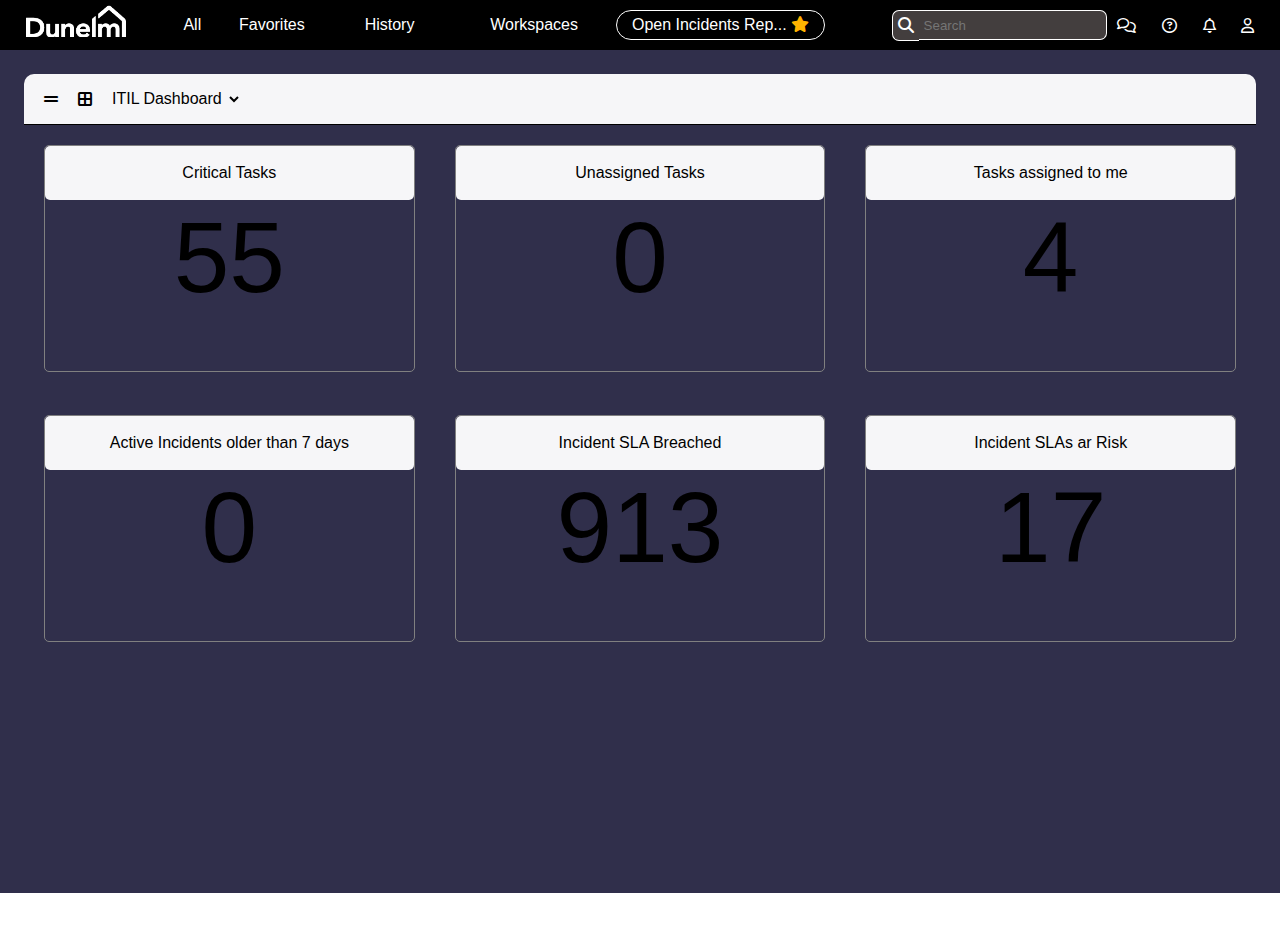
<file: Snow/index.html>
<!DOCTYPE html>
<html lang="en">
<head>
    <meta charset="UTF-8">
    <meta name="viewport" content="width=device-width, initial-scale=1.0">
    <title>snow</title>
    <link rel="stylesheet" href="style.css">
    <link rel="stylesheet" href="https://cdnjs.cloudflare.com/ajax/libs/font-awesome/6.6.0/css/all.min.css">
</head>
<body>
    <div class="container">
    <div class="nav-bar">
            <div class="nav-logo">
                <div class="logo">       
                </div>
            </div>
            <div class="first-box">
                <p>All</p>
            </div>
            <div class="second-box">
                <p>Favorites</p>
            </div>
            <div class="third-box">
                <p>History</p>
            </div>
            <div class="fourth-box">
                <p>Workspaces</p>
            </div>
            <div class="middle-main">
                <p class="open-inc">Open Incidents Rep... <i class="fa-solid fa-star"></i></p>
            </div>
            <div class="search-bar">
                <i id='mag-gl' class="fa-solid fa-magnifying-glass"></i>
                <input type="search" placeholder="Search">
            </div>
            <div class="chat-logo">
                <i class="fa-regular fa-comments"></i>
            </div>
            <div class="que-logo">
                <i class="fa-regular fa-circle-question"></i>
            </div>
            <div class="notification-logo">
                <i class="fa-regular fa-bell"></i>
            </div>
            <div class="profile-logo">
                <i class="fa-regular fa-user"></i>
            </div>
    </div>
    <div class="main-body">
        <d iv class="main-part">
            <div class="inside-nav">
                <i id="nav-1" class="fa-solid fa-grip-lines"></i>
                <i id="nav-2" class="fa-solid fa-border-all"></i>
                <p id="nav-3">ITIL Dashboard</p>
                <select name="" id="nav-4">
                    <option value=""></option>
                </select>
            </div>
            <div class="parts">
                <div class="upside">
                    <div class="box1">
                        <div class="nav1">
                            <p>Critical Tasks</p>
                        </div>
                        <p id="zero-1">55</p>
                    </div>
                    <div class="box1_1">
                        <div class="nav1_1">
                            <p>Unassigned Tasks</p>
                        </div>
                        <p id="zero-2">0</p>
                    </div>
                    <div class="box1_2">
                        <div class="nav1_2">
                            <p>Tasks assigned to me</p>
                        </div>
                        <p id="zero-3">4</p>
                    </div>
                </div>
                <div class="downside">
                    <div class="box2">
                        <div class="nav2">
                            <p>Active Incidents older than 7 days</p>
                        </div>
                        <p id="zero-4">0</p>
                    </div>
                    <div class="box2_1">
                        <div class="nav2_1">
                            <p>Incident SLA Breached</p>
                        </div>
                        <p id="zero-5">913</p>
                    </div>
                    <div class="box2_2">
                        <div class="nav2_2">
                            <p>Incident SLAs ar Risk</p>
                        </div>
                        <p id="zero-6">17</p>
                    </div>
                </div>
            </div>
        </div>
    </div>
</div>
</body>
</html>
</file>
<file: Snow/style.css>
*{
    margin: 0;
    border: border-box;
    font-family: arial;
}
html, body{
    height: 100%;
    width: 100%;
}
.container{
    height: 100vh;
    width: 100vw;
}
/* Navigation part */
.nav-bar{
    height: 50px;
    width: 100vw;
    background-color: black;
    display: flex;
    justify-content: space-evenly;
}
.nav-logo{
    height: 50px;
    width: 100px;
    padding: 5px 20px 0 0;
}
.logo{
    background-image: url('snow_logo.png');
    height: 32px;
    width: 100%;
    background-size: cover;
}
.first-box{
    height: 50px;
    width: 42px;
    color: white;
    display: flex;
    justify-content: center;
    
    align-items: center;
}
.second-box{
    height: 50px;
    width: 100px;
    color: white;
    display: flex;
    align-items: center;
}
.third-box{
    height: 50px;
    width: 100px;
    color: white;
    display: flex;
    align-items: center;
}
.fourth-box{
    height: 50px;
    width: 100px;
    color: white;
    display: flex;
    align-items: center;
}
.middle-main{
    width: 250px;
    height: 50px;
    color: white;
    /* border: 1px solid white; */
    display: flex;
    align-items: center;
}
.open-inc{
    border: 1px solid white;
    padding: 5px 15px;
    border-radius: 20px;
}
.open-inc i{
    color: rgb(255, 179, 0);
}
#mag-gl{
    color: white;
    background-color: rgb(67, 62, 62);
    display: flex;
    align-items: center; 
    padding: 5px 5px;
    font-size: 16px;
    font-weight: 600;
    border-top-left-radius: 7px;
    border-bottom-left-radius: 7px;
    /* border: 2px solid white; */
    height: 19px;
    border-left: .5px solid white;
    border-bottom: 0.5px solid white;
    border-top: .5px solid white;
}
.search-bar{
    display: flex;
    align-items: center;
    width: 200px;
    height: 50px;
    /* text-decoration: none; */
    /* padding: 5px 15px; */
    /* border-radius: 20px; */
    
}
.search-bar>input{
    
    background-color: rgb(67, 62, 62);
    border: none;
    /* height: 50px; */
    padding: 5px 5px;
    border-top-right-radius: 7px;
    border-bottom-right-radius: 7px;
    border-right: .5px solid white;
    border-bottom: 0.5px solid white;
    border-top: .5px solid white;
    height: 30px;
}
.chat-logo{
    color: white;
    display: flex;
    align-items: center;
    font-size: 15px;
}
.que-logo{
    color: white;
    display: flex;
    align-items: center;
    font-size: 15px;
}
.notification-logo{
    color: white;
    display: flex;
    align-items: center;
    font-size: 15px;
}
.profile-logo{
    color: white;
    display: flex;
    align-items: center;
    font-size: 15px;
}
/* Navigation part complete*/

.main-body{
    background-color: #302F4B;
    height: 91vh;
    padding: 24px 24px 0;
}
.main-part{
    background-color: white;
    height: 70vh;
    width: 100%;
    border-radius: 10px;
}
.inside-nav{
    height: 50px;
    background-color: #F6F6F8;
    border-top-left-radius: 10px;
    border-top-right-radius: 10px;
    border-bottom: 1px solid black;
    display: flex;
    align-items: center;
    padding-left: 20px;
}
.parts{
    height: 100%;
    width: 100%;
}
.upside{
    height: 30vh;
    width: 100%;
    display: flex;
    /* background-color: yellow; */
}
.downside{
    height: 30vh;
    width: 100%;
    display: flex;
}
.box1{
    height: 25vh;
    width: 30vw;
    margin: 20px;
    border-radius:5px;
    border: 1px solid grey;
}
.box2{
    height: 25vh;
    width: 30vw;
    margin: 20px;
    border-radius:5px;
    border: 1px solid grey;
}
.nav1{
    height: 6vh;
    width: 100%;
    border-radius:5px;
    background-color: #F6F6F8;
    display: flex;
    align-items: center;
    justify-content: center;
}
.nav2{
    height: 6vh;
    width: 100%;
    border-radius:5px;
    background-color: #F6F6F8;
    display: flex;
    align-items: center;
    justify-content: center;
}
.box1_1{
    height: 25vh;
    width: 30vw;
    margin: 20px;
    border-radius:5px;
    border: 1px solid grey;
}
.nav1_1{
    height: 6vh;
    width: 100%;
    border-radius:5px;
    background-color: #F6F6F8;
    display: flex;
    align-items: center;
    justify-content: center;
}
.nav2_1{
    height: 6vh;
    width: 100%;
    border-radius:5px;
    background-color: #F6F6F8;
    display: flex;
    align-items: center;
    justify-content: center;
}
.box2_1{
    height: 25vh;
    width: 30vw;
    margin: 20px;
    border-radius:5px;
    border: 1px solid grey;
}
.box2_2{
    height: 25vh;
    width: 30vw;
    margin: 20px;
    border-radius:5px;
    border: 1px solid grey;
}
.nav2_2{
    height: 6vh;
    width: 100%;
    border-radius:5px;
    background-color: #F6F6F8;
    display: flex;
    align-items: center;
    justify-content: center;
}
.box1_2{
    height: 25vh;
    width: 30vw;
    margin: 20px;
    border-radius:5px;
    border: 1px solid grey;
}
.nav1_2{
    height: 6vh;
    width: 100%;
    border-radius:5px;
    background-color: #F6F6F8;
    display: flex;
    align-items: center;
    justify-content: center;
}
#nav-4{
    border: none;
    height: 20px;
    background-color: #f6f6f8;
}
#nav-2{
    padding-left: 20px;
}
#nav-3{
    padding-left: 20px;
}
#zero-1{
    text-align: center;
    font-size: 100px;
    /* padding-top: 15px; */
}
#zero-2{
    text-align: center;
    font-size: 100px;
}
#zero-3{
    text-align: center;
    font-size: 100px;
}
#zero-4{
    text-align: center;
    font-size: 100px;
}
#zero-5{
    text-align: center;
    font-size: 100px;
}
#zero-6{
    text-align: center;
    font-size: 100px;
}
</file>
